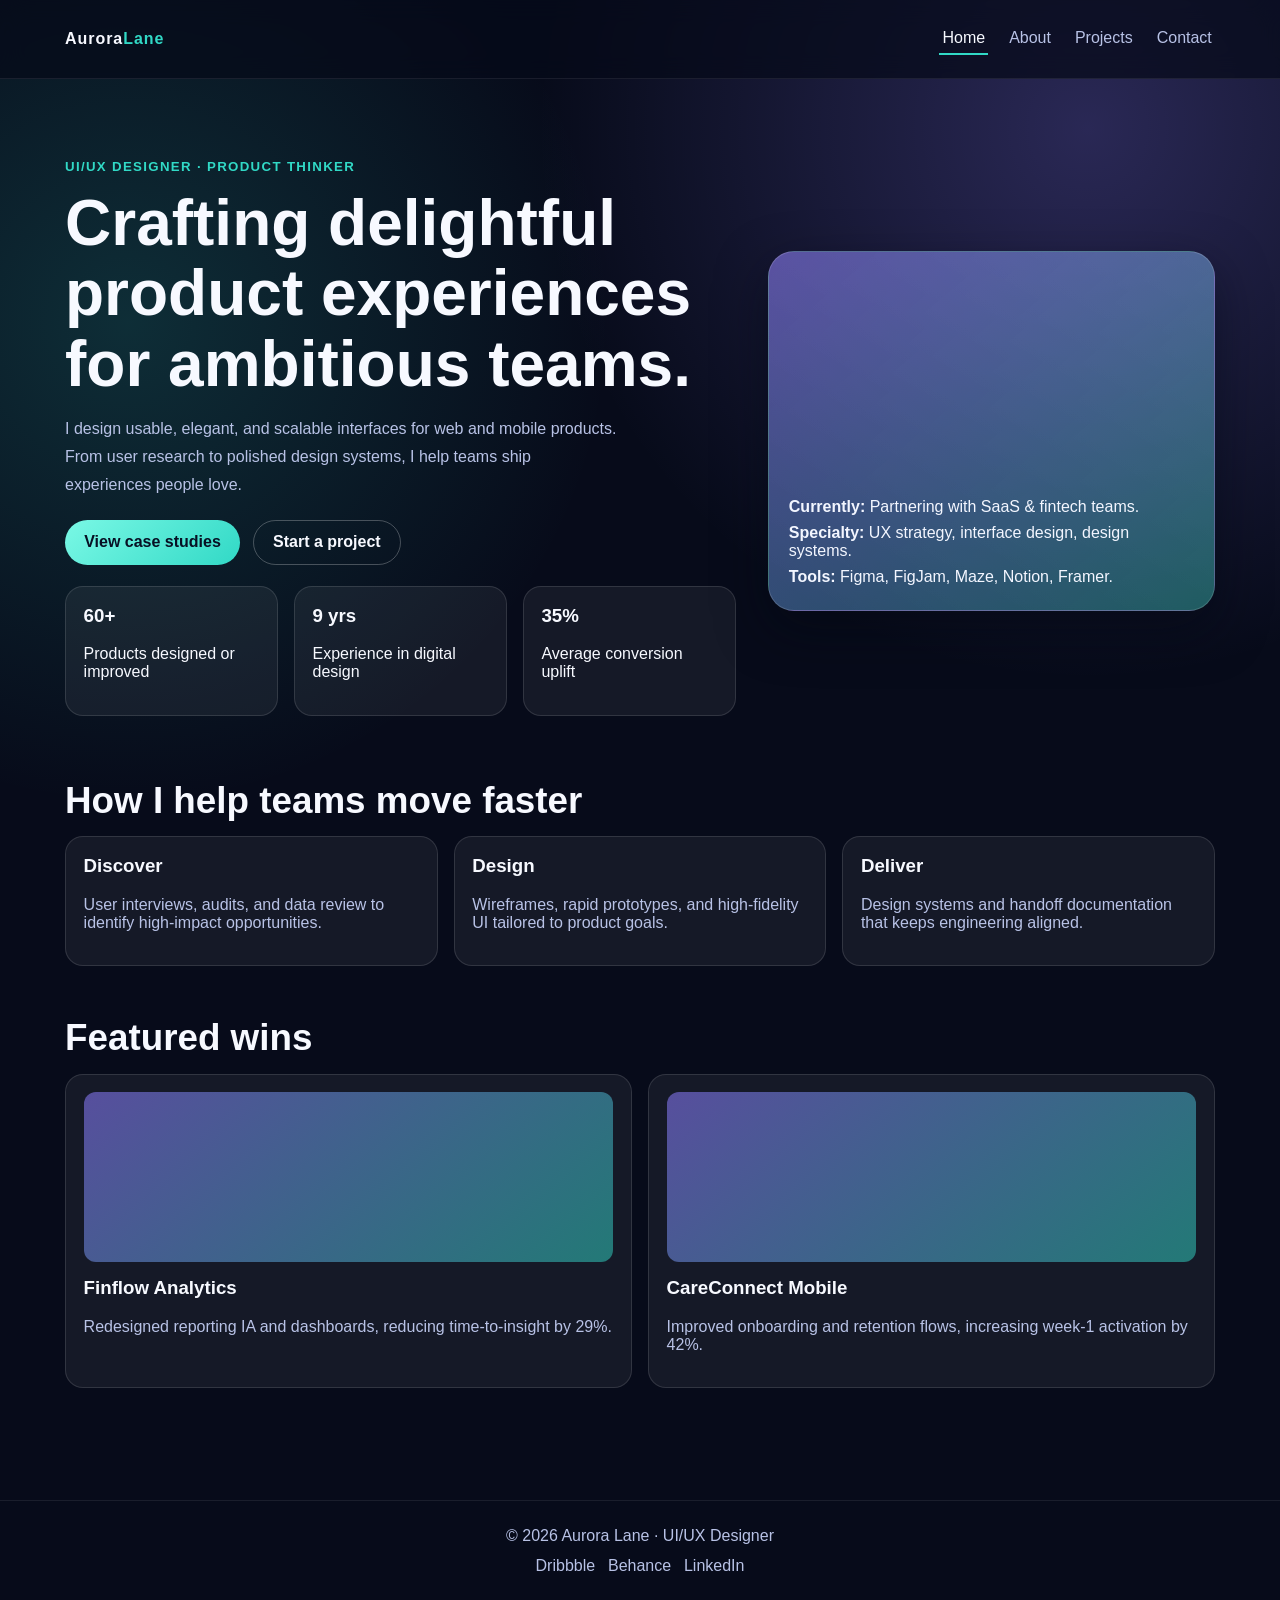
<file: index.html>
<!DOCTYPE html>
<html lang="en">
  <head>
    <meta charset="UTF-8" />
    <meta name="viewport" content="width=device-width, initial-scale=1.0" />
    <title>Aurora Lane · UI/UX Designer</title>
    <meta name="description" content="Modern multi-page UI/UX portfolio for Aurora Lane." />
    <link rel="stylesheet" href="styles.css" />
  </head>
  <body>
    <header>
      <div class="container navbar">
        <a class="brand" href="index.html">Aurora<span>Lane</span></a>
        <button class="hamburger" aria-label="Toggle menu" aria-expanded="false">☰</button>
        <nav class="nav-links">
          <a class="active" href="index.html">Home</a>
          <a href="about.html">About</a>
          <a href="projects.html">Projects</a>
          <a href="contact.html">Contact</a>
        </nav>
      </div>
    </header>

    <main>
      <section class="container hero">
        <div>
          <p class="eyebrow">UI/UX Designer · Product Thinker</p>
          <h1>Crafting delightful product experiences for ambitious teams.</h1>
          <p class="lead">
            I design usable, elegant, and scalable interfaces for web and mobile products.
            From user research to polished design systems, I help teams ship experiences people love.
          </p>
          <div class="cta-row">
            <a class="btn btn-primary" href="projects.html">View case studies</a>
            <a class="btn btn-outline" href="contact.html">Start a project</a>
          </div>
          <div class="stats">
            <article class="surface"><h3>60+</h3><p>Products designed or improved</p></article>
            <article class="surface"><h3>9 yrs</h3><p>Experience in digital design</p></article>
            <article class="surface"><h3>35%</h3><p>Average conversion uplift</p></article>
          </div>
        </div>
        <aside class="hero-card" aria-hidden="true">
          <p><strong>Currently:</strong> Partnering with SaaS & fintech teams.</p>
          <p><strong>Specialty:</strong> UX strategy, interface design, design systems.</p>
          <p><strong>Tools:</strong> Figma, FigJam, Maze, Notion, Framer.</p>
        </aside>
      </section>

      <section class="container section">
        <h2>How I help teams move faster</h2>
        <div class="grid-3">
          <article class="surface"><h3>Discover</h3><p>User interviews, audits, and data review to identify high-impact opportunities.</p></article>
          <article class="surface"><h3>Design</h3><p>Wireframes, rapid prototypes, and high-fidelity UI tailored to product goals.</p></article>
          <article class="surface"><h3>Deliver</h3><p>Design systems and handoff documentation that keeps engineering aligned.</p></article>
        </div>
      </section>

      <section class="container section">
        <h2>Featured wins</h2>
        <div class="grid-2">
          <article class="surface project-card">
            <div class="thumb" aria-hidden="true"></div>
            <h3>Finflow Analytics</h3>
            <p>Redesigned reporting IA and dashboards, reducing time-to-insight by 29%.</p>
          </article>
          <article class="surface project-card">
            <div class="thumb" aria-hidden="true"></div>
            <h3>CareConnect Mobile</h3>
            <p>Improved onboarding and retention flows, increasing week-1 activation by 42%.</p>
          </article>
        </div>
      </section>
    </main>

    <footer>
      <div class="container">
        © 2026 Aurora Lane · UI/UX Designer
        <div class="socials"><a href="#">Dribbble</a><a href="#">Behance</a><a href="#">LinkedIn</a></div>
      </div>
    </footer>
    <script src="script.js"></script>
  </body>
</html>
</file>
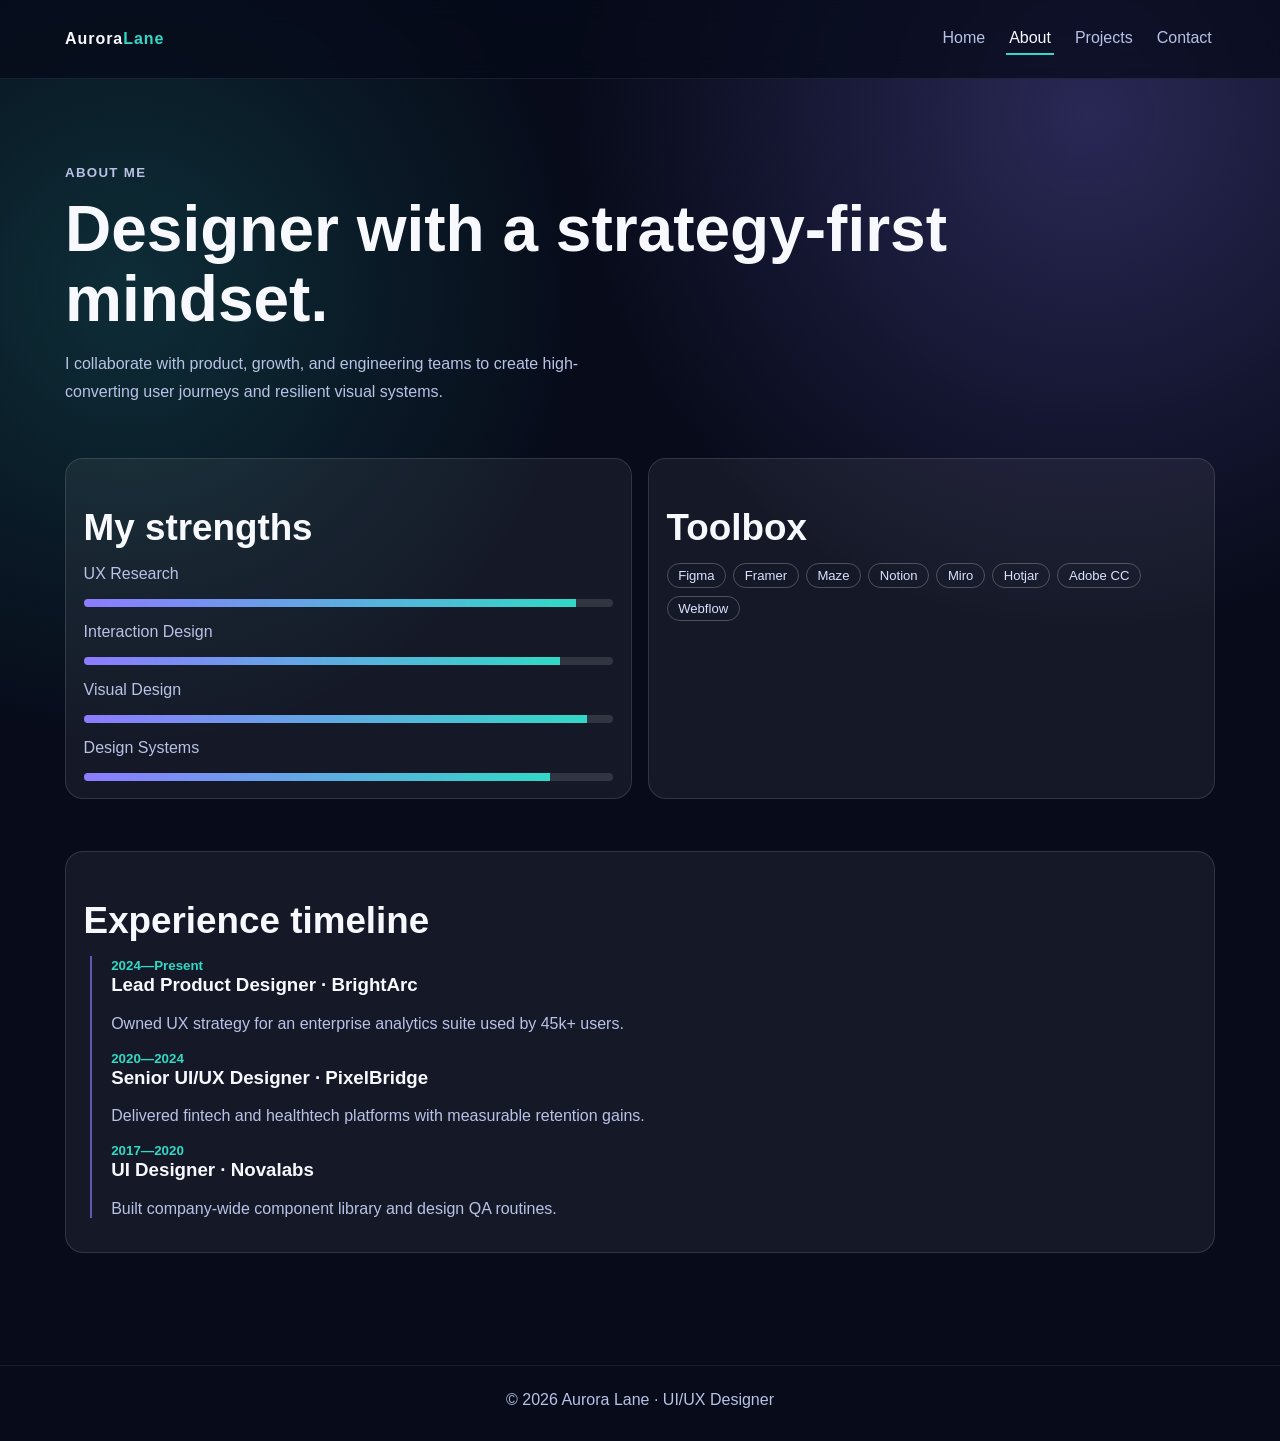
<file: about.html>
<!DOCTYPE html>
<html lang="en">
  <head>
    <meta charset="UTF-8" />
    <meta name="viewport" content="width=device-width, initial-scale=1.0" />
    <title>About · Aurora Lane</title>
    <meta name="description" content="About Aurora Lane, UI/UX designer." />
    <link rel="stylesheet" href="styles.css" />
  </head>
  <body>
    <header>
      <div class="container navbar">
        <a class="brand" href="index.html">Aurora<span>Lane</span></a>
        <button class="hamburger" aria-label="Toggle menu" aria-expanded="false">☰</button>
        <nav class="nav-links">
          <a href="index.html">Home</a>
          <a class="active" href="about.html">About</a>
          <a href="projects.html">Projects</a>
          <a href="contact.html">Contact</a>
        </nav>
      </div>
    </header>

    <main class="container">
      <section class="section">
        <p class="eyebrow">About me</p>
        <h1>Designer with a strategy-first mindset.</h1>
        <p class="lead">I collaborate with product, growth, and engineering teams to create high-converting user journeys and resilient visual systems.</p>
      </section>

      <section class="grid-2 section">
        <article class="surface">
          <h2>My strengths</h2>
          <p>UX Research</p><div class="meter"><span style="width:93%"></span></div>
          <p>Interaction Design</p><div class="meter"><span style="width:90%"></span></div>
          <p>Visual Design</p><div class="meter"><span style="width:95%"></span></div>
          <p>Design Systems</p><div class="meter"><span style="width:88%"></span></div>
        </article>

        <article class="surface">
          <h2>Toolbox</h2>
          <div class="tags">
            <span class="tag">Figma</span><span class="tag">Framer</span><span class="tag">Maze</span>
            <span class="tag">Notion</span><span class="tag">Miro</span><span class="tag">Hotjar</span>
            <span class="tag">Adobe CC</span><span class="tag">Webflow</span>
          </div>
        </article>
      </section>

      <section class="section surface">
        <h2>Experience timeline</h2>
        <div class="timeline">
          <article><small>2024—Present</small><h3>Lead Product Designer · BrightArc</h3><p>Owned UX strategy for an enterprise analytics suite used by 45k+ users.</p></article>
          <article><small>2020—2024</small><h3>Senior UI/UX Designer · PixelBridge</h3><p>Delivered fintech and healthtech platforms with measurable retention gains.</p></article>
          <article><small>2017—2020</small><h3>UI Designer · Novalabs</h3><p>Built company-wide component library and design QA routines.</p></article>
        </div>
      </section>
    </main>

    <footer>
      <div class="container">© 2026 Aurora Lane · UI/UX Designer</div>
    </footer>
    <script src="script.js"></script>
  </body>
</html>
</file>
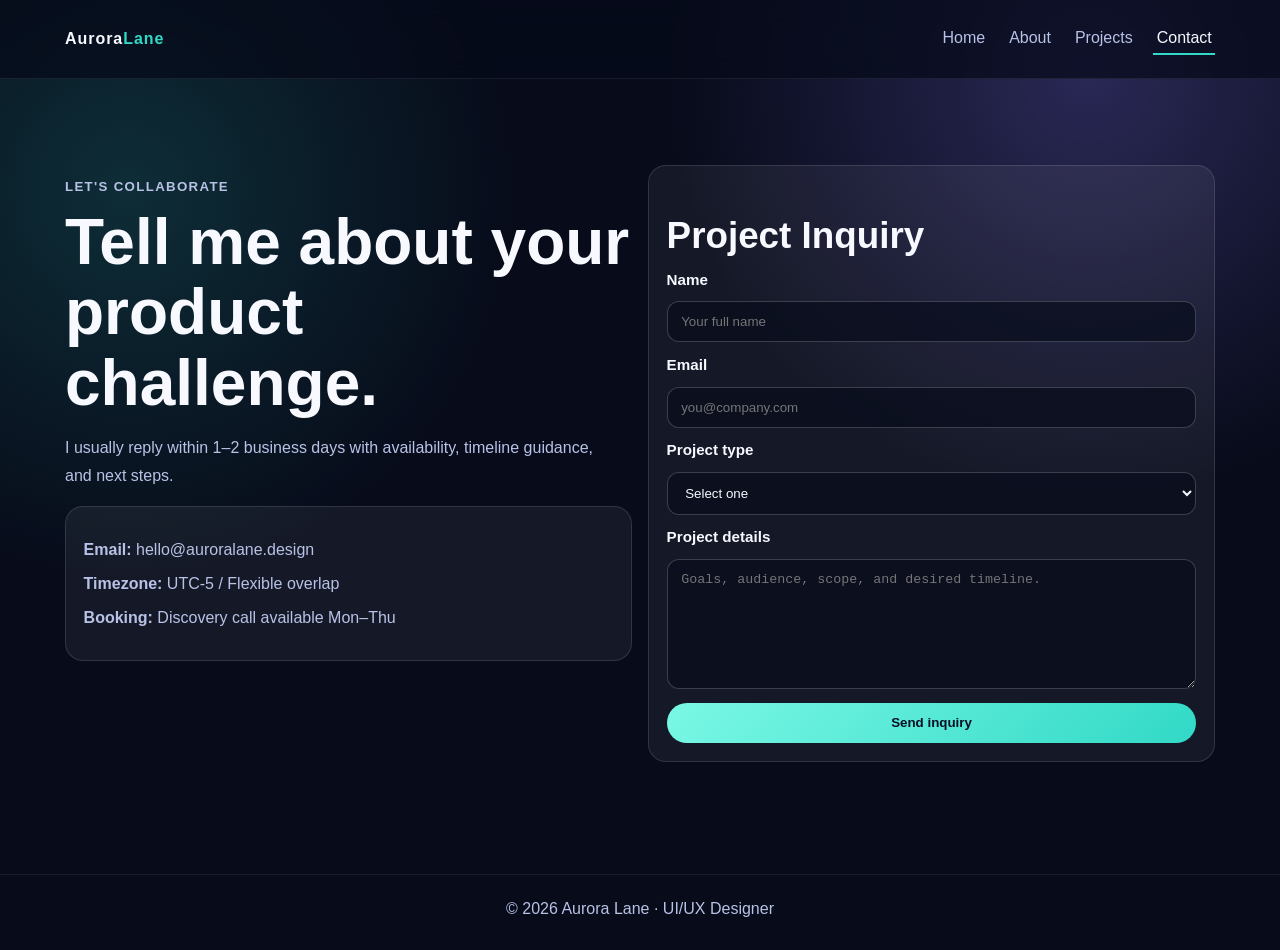
<file: contact.html>
<!DOCTYPE html>
<html lang="en">
  <head>
    <meta charset="UTF-8" />
    <meta name="viewport" content="width=device-width, initial-scale=1.0" />
    <title>Contact · Aurora Lane</title>
    <meta name="description" content="Contact Aurora Lane for UI/UX collaborations and consulting." />
    <link rel="stylesheet" href="styles.css" />
  </head>
  <body>
    <header>
      <div class="container navbar">
        <a class="brand" href="index.html">Aurora<span>Lane</span></a>
        <button class="hamburger" aria-label="Toggle menu" aria-expanded="false">☰</button>
        <nav class="nav-links">
          <a href="index.html">Home</a>
          <a href="about.html">About</a>
          <a href="projects.html">Projects</a>
          <a class="active" href="contact.html">Contact</a>
        </nav>
      </div>
    </header>

    <main class="container">
      <section class="section grid-2">
        <article>
          <p class="eyebrow">Let's collaborate</p>
          <h1>Tell me about your product challenge.</h1>
          <p class="lead">I usually reply within 1–2 business days with availability, timeline guidance, and next steps.</p>
          <div class="surface">
            <p><strong>Email:</strong> hello@auroralane.design</p>
            <p><strong>Timezone:</strong> UTC-5 / Flexible overlap</p>
            <p><strong>Booking:</strong> Discovery call available Mon–Thu</p>
          </div>
        </article>

        <article class="surface">
          <h2>Project Inquiry</h2>
          <form name="inquiry" method="post" netlify>
            <label for="name">Name</label>
            <input id="name" name="name" type="text" required placeholder="Your full name" />

            <label for="email">Email</label>
            <input id="email" name="email" type="email" required placeholder="you@company.com" />

            <label for="project-type">Project type</label>
            <select id="project-type" name="project_type" required>
              <option value="">Select one</option>
              <option>Product redesign</option>
              <option>New feature UX/UI</option>
              <option>Design system</option>
              <option>UX audit</option>
            </select>

            <label for="message">Project details</label>
            <textarea id="message" name="message" required placeholder="Goals, audience, scope, and desired timeline."></textarea>

            <button class="btn btn-primary" type="submit">Send inquiry</button>
          </form>
        </article>
      </section>
    </main>

    <footer>
      <div class="container">© 2026 Aurora Lane · UI/UX Designer</div>
    </footer>
    <script src="script.js"></script>
  </body>
</html>
</file>
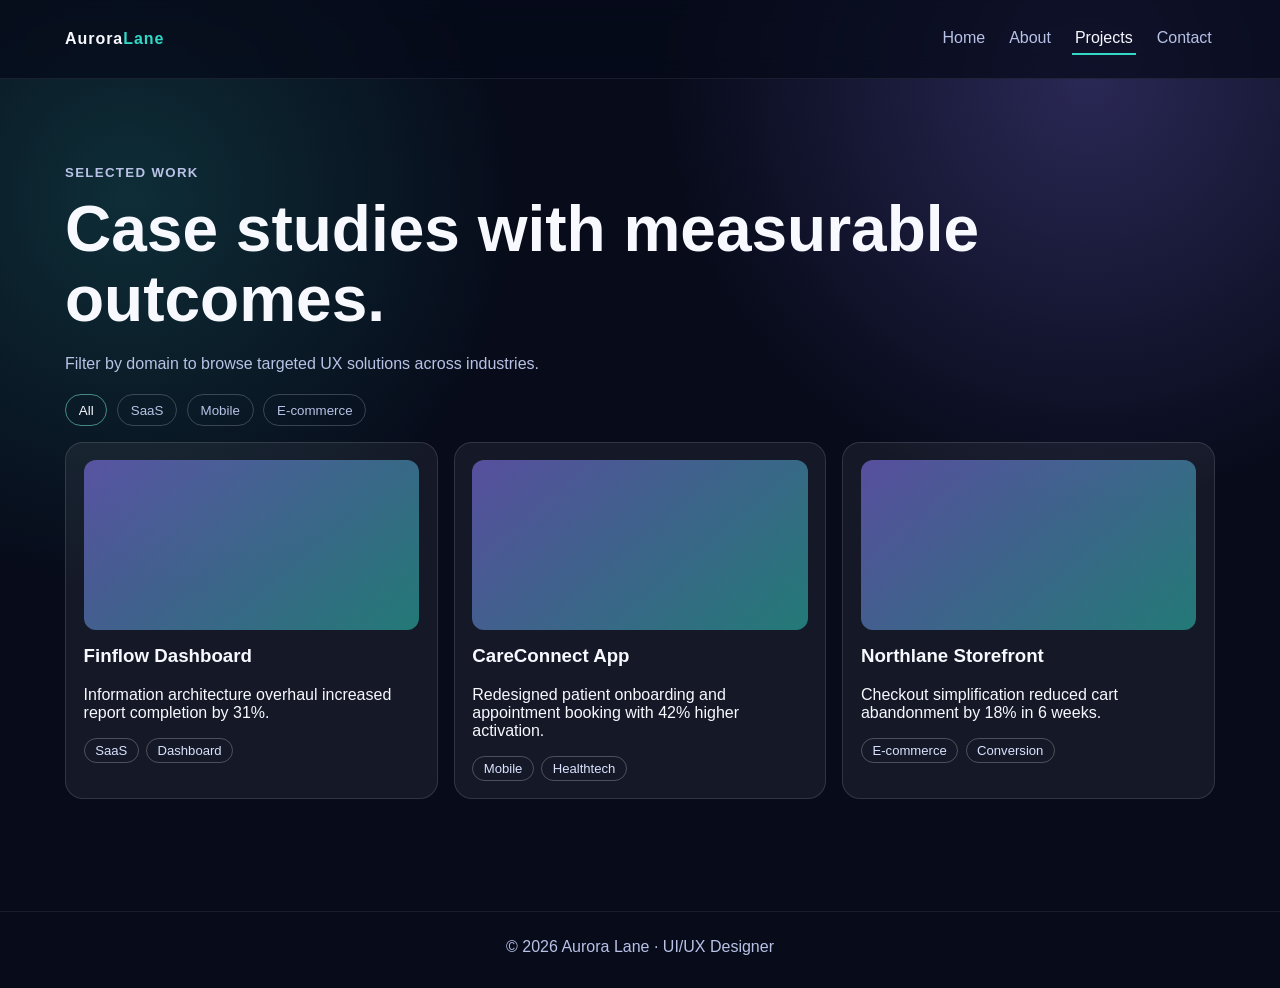
<file: projects.html>
<!DOCTYPE html>
<html lang="en">
  <head>
    <meta charset="UTF-8" />
    <meta name="viewport" content="width=device-width, initial-scale=1.0" />
    <title>Projects · Aurora Lane</title>
    <meta name="description" content="Portfolio projects and UI/UX case studies by Aurora Lane." />
    <link rel="stylesheet" href="styles.css" />
  </head>
  <body>
    <header>
      <div class="container navbar">
        <a class="brand" href="index.html">Aurora<span>Lane</span></a>
        <button class="hamburger" aria-label="Toggle menu" aria-expanded="false">☰</button>
        <nav class="nav-links">
          <a href="index.html">Home</a>
          <a href="about.html">About</a>
          <a class="active" href="projects.html">Projects</a>
          <a href="contact.html">Contact</a>
        </nav>
      </div>
    </header>

    <main class="container">
      <section class="section">
        <p class="eyebrow">Selected work</p>
        <h1>Case studies with measurable outcomes.</h1>
        <p class="lead">Filter by domain to browse targeted UX solutions across industries.</p>
      </section>

      <div class="filter-row">
        <button class="filter active" data-filter="all">All</button>
        <button class="filter" data-filter="saas">SaaS</button>
        <button class="filter" data-filter="mobile">Mobile</button>
        <button class="filter" data-filter="ecommerce">E-commerce</button>
      </div>

      <section class="grid-3">
        <article class="surface project-card" data-project="saas">
          <div class="thumb" aria-hidden="true"></div>
          <h3>Finflow Dashboard</h3>
          <p>Information architecture overhaul increased report completion by 31%.</p>
          <div class="tags"><span class="tag">SaaS</span><span class="tag">Dashboard</span></div>
        </article>

        <article class="surface project-card" data-project="mobile">
          <div class="thumb" aria-hidden="true"></div>
          <h3>CareConnect App</h3>
          <p>Redesigned patient onboarding and appointment booking with 42% higher activation.</p>
          <div class="tags"><span class="tag">Mobile</span><span class="tag">Healthtech</span></div>
        </article>

        <article class="surface project-card" data-project="ecommerce">
          <div class="thumb" aria-hidden="true"></div>
          <h3>Northlane Storefront</h3>
          <p>Checkout simplification reduced cart abandonment by 18% in 6 weeks.</p>
          <div class="tags"><span class="tag">E-commerce</span><span class="tag">Conversion</span></div>
        </article>
      </section>
    </main>

    <footer>
      <div class="container">© 2026 Aurora Lane · UI/UX Designer</div>
    </footer>
    <script src="script.js"></script>
  </body>
</html>
</file>
<file: styles.css>
:root {
  --bg: #070b1a;
  --bg-soft: #0f1530;
  --surface: rgba(255, 255, 255, 0.06);
  --surface-strong: rgba(255, 255, 255, 0.12);
  --text: #f7f9ff;
  --muted: #b8c2e6;
  --primary: #8d7bff;
  --secondary: #31d9c6;
  --danger: #ff6b9e;
  --radius: 18px;
  --shadow: 0 18px 50px rgba(4, 7, 18, 0.5);
  --transition: 220ms ease;
}

* { box-sizing: border-box; }

html, body {
  margin: 0;
  padding: 0;
  font-family: "Inter", "Segoe UI", Roboto, sans-serif;
  color: var(--text);
  background:
    radial-gradient(circle at 85% 8%, rgba(141, 123, 255, 0.26), transparent 30%),
    radial-gradient(circle at 10% 20%, rgba(49, 217, 198, 0.17), transparent 28%),
    var(--bg);
}

img { max-width: 100%; display: block; }

a { color: inherit; text-decoration: none; }

.container {
  width: min(1150px, 92%);
  margin: 0 auto;
}

header {
  position: sticky;
  top: 0;
  z-index: 40;
  background: rgba(6, 10, 25, 0.72);
  backdrop-filter: blur(12px);
  border-bottom: 1px solid rgba(255, 255, 255, 0.08);
}

.navbar {
  min-height: 78px;
  display: flex;
  align-items: center;
  justify-content: space-between;
}

.brand {
  font-weight: 800;
  letter-spacing: 0.06em;
}

.brand span { color: var(--secondary); }

.nav-links {
  display: flex;
  gap: 1.1rem;
  align-items: center;
}

.nav-links a {
  color: var(--muted);
  padding: 0.4rem 0.2rem;
  font-weight: 500;
  border-bottom: 2px solid transparent;
  transition: all var(--transition);
}

.nav-links a:hover,
.nav-links a.active {
  color: var(--text);
  border-bottom-color: var(--secondary);
}

.hamburger {
  display: none;
  border: 1px solid rgba(255, 255, 255, 0.22);
  background: transparent;
  color: var(--text);
  border-radius: 12px;
  padding: 0.45rem 0.65rem;
}

main { padding: 2.2rem 0 4rem; }

.hero {
  display: grid;
  grid-template-columns: 1.2fr .8fr;
  gap: 2rem;
  align-items: center;
  padding: 2rem 0 0.8rem;
}

.eyebrow {
  color: var(--secondary);
  font-size: 0.83rem;
  text-transform: uppercase;
  letter-spacing: 0.1em;
  font-weight: 700;
}

h1 {
  font-size: clamp(2.1rem, 5vw, 4rem);
  line-height: 1.1;
  margin: .45rem 0 1rem;
}

.lead {
  color: var(--muted);
  max-width: 62ch;
  line-height: 1.75;
}

.cta-row { display: flex; flex-wrap: wrap; gap: 0.8rem; margin-top: 1.3rem; }

.btn {
  display: inline-flex;
  align-items: center;
  justify-content: center;
  padding: .8rem 1.2rem;
  border-radius: 999px;
  border: none;
  font-weight: 700;
  cursor: pointer;
  transition: transform var(--transition), opacity var(--transition);
}

.btn:hover { transform: translateY(-2px); }

.btn-primary {
  color: #071024;
  background: linear-gradient(135deg, #7af8e5, var(--secondary));
}

.btn-outline {
  border: 1px solid rgba(255, 255, 255, 0.25);
  background: transparent;
  color: var(--text);
}

.hero-card {
  min-height: 360px;
  border-radius: 26px;
  background:
    linear-gradient(140deg, rgba(141,123,255,0.52), rgba(49,217,198,0.35)),
    linear-gradient(210deg, rgba(255,255,255,0.12), rgba(255,255,255,0));
  box-shadow: var(--shadow);
  border: 1px solid rgba(255, 255, 255, 0.15);
  padding: 1.25rem;
  display: grid;
  align-content: end;
}

.hero-card p { color: #f3f6ff; margin: .25rem 0; }

.stats {
  display: grid;
  grid-template-columns: repeat(3, minmax(0,1fr));
  gap: 1rem;
  margin-top: 1.3rem;
}

.surface {
  background: var(--surface);
  border: 1px solid rgba(255, 255, 255, 0.12);
  border-radius: var(--radius);
  padding: 1.1rem;
}

.surface h3 { margin-top: 0; }

.section { margin-top: 3.2rem; }
.section h2 { font-size: clamp(1.5rem, 3.2vw, 2.3rem); margin-bottom: .9rem; }
.section p { color: var(--muted); }

.grid-2, .grid-3 {
  display: grid;
  gap: 1rem;
}
.grid-2 { grid-template-columns: repeat(2, minmax(0,1fr)); }
.grid-3 { grid-template-columns: repeat(3, minmax(0,1fr)); }

.tags { display: flex; gap: .45rem; flex-wrap: wrap; margin-top: .65rem; }
.tag {
  border-radius: 999px;
  border: 1px solid rgba(255,255,255,.24);
  color: #dae2ff;
  padding: .26rem .66rem;
  font-size: .82rem;
}

.project-card {
  overflow: hidden;
  transition: transform var(--transition), border-color var(--transition);
}

.project-card:hover {
  transform: translateY(-3px);
  border-color: rgba(122, 248, 229, 0.55);
}

.thumb {
  height: 170px;
  border-radius: 12px;
  margin-bottom: .9rem;
  background: linear-gradient(140deg, rgba(141,123,255,.55), rgba(49,217,198,.5));
}

.timeline {
  border-left: 2px solid rgba(141, 123, 255, 0.65);
  margin-left: .4rem;
  padding-left: 1.2rem;
}

.timeline article { margin-bottom: 1rem; }
.timeline small { color: var(--secondary); font-weight: 700; }

.meter {
  width: 100%;
  height: 8px;
  background: rgba(255, 255, 255, 0.12);
  border-radius: 999px;
  overflow: hidden;
}
.meter span {
  display: block;
  height: 100%;
  background: linear-gradient(90deg, var(--primary), var(--secondary));
}

.filter-row {
  display: flex;
  gap: .6rem;
  flex-wrap: wrap;
  margin-bottom: 1rem;
}

.filter {
  background: transparent;
  color: var(--muted);
  border: 1px solid rgba(255,255,255,.2);
  padding: .45rem .8rem;
  border-radius: 999px;
  cursor: pointer;
}
.filter.active,
.filter:hover { color: var(--text); border-color: rgba(122, 248, 229, 0.5); }

form { display: grid; gap: .85rem; }
label { font-weight: 600; font-size: .95rem; }
input, textarea, select {
  width: 100%;
  padding: .75rem .85rem;
  color: var(--text);
  background: rgba(8, 12, 28, 0.7);
  border: 1px solid rgba(255,255,255,.2);
  border-radius: 12px;
}
textarea { min-height: 130px; resize: vertical; }

footer {
  border-top: 1px solid rgba(255,255,255,.08);
  margin-top: 3rem;
  padding: 1.6rem 0 2rem;
  color: var(--muted);
  text-align: center;
}

.socials { display: flex; gap: .8rem; justify-content: center; margin-top: .75rem; }

@media (max-width: 900px) {
  .hero, .stats, .grid-2, .grid-3 { grid-template-columns: 1fr; }
  .nav-links {
    position: absolute;
    right: 4%;
    top: 76px;
    width: min(260px, 90vw);
    background: #0c1330;
    border: 1px solid rgba(255,255,255,.14);
    border-radius: 12px;
    padding: 0.9rem;
    flex-direction: column;
    align-items: flex-start;
    display: none;
  }
  .nav-links.open { display: flex; }
  .hamburger { display: inline-flex; }
}
</file>
